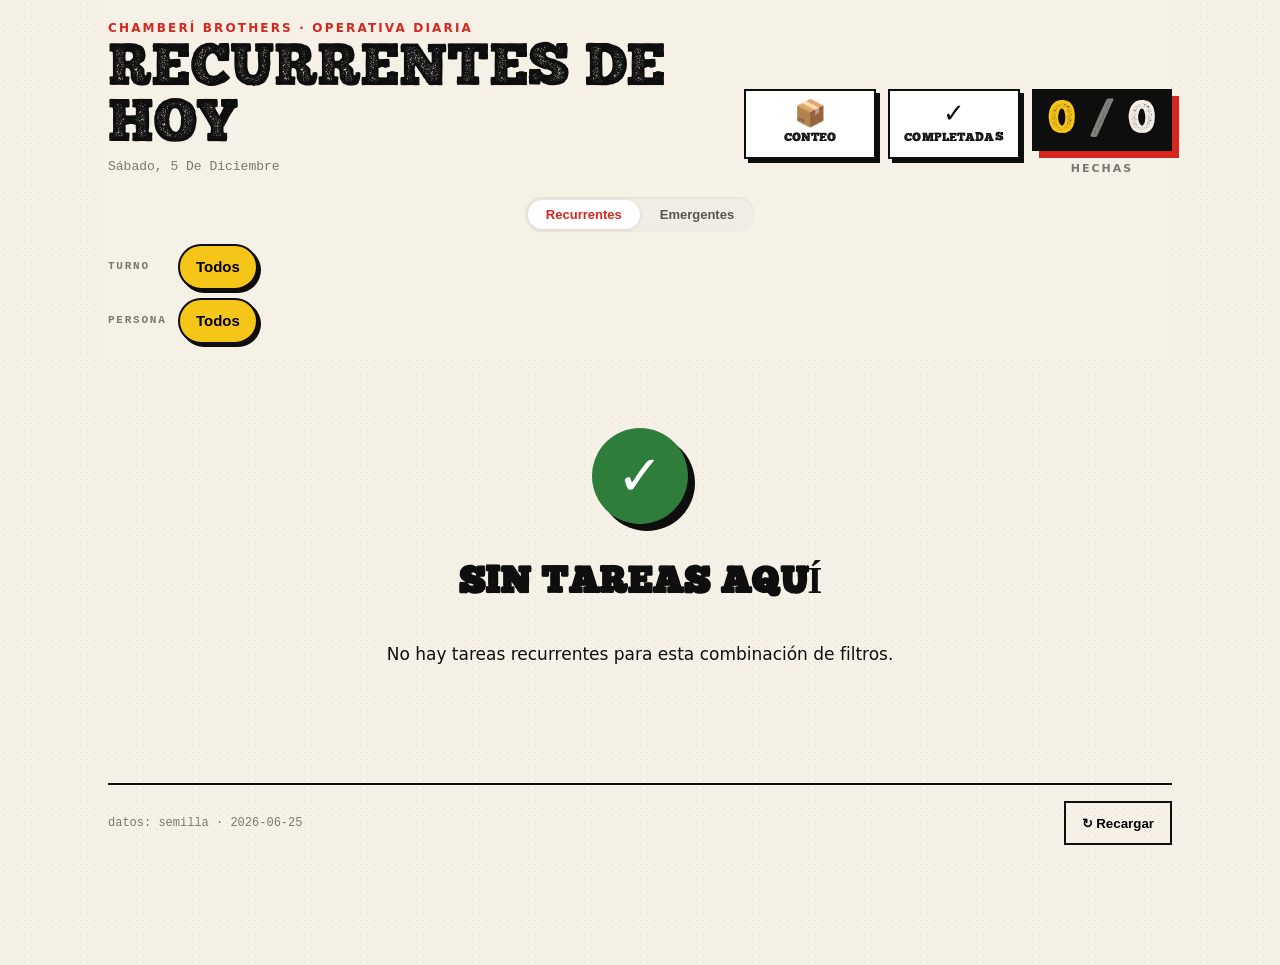
<file: index.html>
<!DOCTYPE html>
<html lang="es">
<head>
  <meta charset="UTF-8" />
  <meta name="viewport" content="width=device-width, initial-scale=1, viewport-fit=cover" />
  <meta name="theme-color" content="#D7261E" />
  <title>Tareas de Hoy · Chamberí Brothers</title>
  <link rel="icon" href="favicon.ico" sizes="any" />
  <link rel="icon" type="image/svg+xml" href="assets/icons/icon.svg" />
  <link rel="icon" type="image/png" sizes="32x32" href="assets/icons/favicon-32.png" />
  <link rel="apple-touch-icon" href="assets/icons/apple-touch-icon.png" />
  <link rel="manifest" href="manifest.webmanifest" />
  <link rel="preconnect" href="https://fonts.googleapis.com" />
  <link rel="preconnect" href="https://fonts.gstatic.com" crossorigin />
  <link rel="stylesheet" href="assets/styles.css" />
</head>
<body>
  <div class="app">
    <div class="stickyhead">
    <header class="topbar">
      <div class="topbar__brand">
        <span class="eyebrow">Chamberí Brothers · Operativa diaria</span>
        <h1 class="topbar__title">Tareas de hoy</h1>
        <span class="topbar__date" id="dateLabel">—</span>
      </div>
      <div class="topbar__right">
        <a class="viewtoggle" href="conteo/" title="Ir al conteo de stock">
          <span class="viewtoggle__icon">📦</span>
          <span class="viewtoggle__label">Conteo</span>
        </a>
        <button class="viewtoggle" id="viewToggle" type="button" aria-pressed="false" title="Ver tareas completadas hoy">
          <span class="viewtoggle__icon" id="viewToggleIcon">✓</span>
          <span class="viewtoggle__label" id="viewToggleLabel">Completadas</span>
        </button>
        <div class="topbar__score">
          <div class="score">
            <span class="score__done" id="scoreDone">0</span>
            <span class="score__sep">/</span>
            <span class="score__total" id="scoreTotal">0</span>
          </div>
          <span class="score__label">hechas</span>
        </div>
      </div>
    </header>

    <!-- Selector de tipo de tarea (slide / segmented control) -->
    <div class="source-selector">
      <div class="source-tabs" role="tablist" aria-label="Seleccionar tipo de tareas">
        <button class="source-tab active" data-source="recurrent" role="tab" aria-selected="true">Recurrentes</button>
        <button class="source-tab" data-source="emergent" role="tab" aria-selected="false">Emergentes</button>
      </div>
    </div>

    <div class="filters">
      <div class="filterrow" id="turnoBar" role="group" aria-label="Filtrar por turno"></div>
      <div class="filterrow" id="personBar" role="group" aria-label="Filtrar por persona"></div>
    </div>
    </div>

    <main class="board" id="board" aria-live="polite"></main>

    <div class="emptystate" id="emptyState" hidden>
      <div class="emptystate__mark">✓</div>
      <h2>¡Todo hecho!</h2>
      <p>No quedan tareas pendientes en esta vista. Buen trabajo.</p>
    </div>

    <footer class="footer">
      <span id="sourceLabel" class="footer__src">datos: semilla</span>
      <button class="ghostbtn" id="reloadBtn">↻ Recargar</button>
    </footer>
  </div>

  <div class="toast" id="toast" role="status" aria-live="assertive"></div>

  <script src="assets/app.js"></script>
</body>
</html>
</file>
<file: assets/styles.css>
/* =====================================================================
   TAREAS DE HOY — Chamberí Brothers
   Construido sobre el design system de Paletos Club.
   Optimizado para tablet: targets grandes, alto contraste, hard-edged.
   ===================================================================== */

@font-face {
  font-family: "Chunk Five Print";
  src: url("fonts/Chunk Five Print.ttf?v=2") format("truetype");
  font-weight: 400; font-style: normal; font-display: swap;
}
@font-face {
  font-family: "Chunk Five";
  src: url("fonts/Chunk.ttf?v=2") format("truetype");
  font-weight: 400; font-style: normal; font-display: swap;
}
/* Alfa Slab One = respaldo con acentos para la display (Chunk no trae á/é/í/ó/ú/ñ/ü) */
@import url("https://fonts.googleapis.com/css2?family=Alfa+Slab+One&family=Archivo:wght@400;500;600;700;900&family=Space+Mono:wght@400;700&display=swap");

:root {
  --pc-ink: #0E0E0E; --pc-ink-soft: #1A1A1A;
  --pc-paper: #F6F1E7; --pc-paper-pure: #FFFFFF;
  --pc-red: #D7261E; --pc-red-deep: #A81812; --pc-red-bright: #FF2E22;
  --pc-yellow: #F5C518; --pc-yellow-deep: #D9A800;
  --pc-grey-700: #423F3B; --pc-grey-500: #7A7770;
  --pc-grey-300: #C9C3B5; --pc-grey-200: #E2DCCC; --pc-grey-100: #EFEADD;
  --success: #2F7D3A;

  /* Chunk Five Print parcheada con acentos españoles (Á É Í Ó Ú Ñ Ü).
     Alfa Slab One queda como respaldo por si faltara algún glifo. */
  --font-display: "Chunk Five Print", "Alfa Slab One", "Roboto Slab", Georgia, serif;
  --font-body: "Archivo", system-ui, -apple-system, "Segoe UI", sans-serif;
  --font-mono: "Space Mono", ui-monospace, Menlo, monospace;

  --shadow-stamp: 4px 4px 0 0 var(--pc-ink);
  --shadow-stamp-lg: 7px 7px 0 0 var(--pc-ink);
  --ease-snap: cubic-bezier(.7, -0.2, .3, 1.4);
  --ease-out: cubic-bezier(.2, .8, .2, 1);

  /* responsable colors */
  --r-leon: #2F7D3A; --r-alex: #C2487E; --r-chopo: #2563B5;
  --r-manu: #C99A12; --r-equipo: #7A4E2B;
}

* { box-sizing: border-box; -webkit-tap-highlight-color: transparent; }
html, body {
  margin: 0; padding: 0;
  background: var(--pc-paper); color: var(--pc-ink);
  font-family: var(--font-body); font-size: 17px; line-height: 1.45;
  -webkit-font-smoothing: antialiased;
  /* subtle paper grain */
  background-image: radial-gradient(var(--pc-grey-200) 0.5px, transparent 0.5px);
  background-size: 7px 7px;
}
body { overscroll-behavior-y: none; }

.app { max-width: 1100px; margin: 0 auto; padding: 0 18px 120px; }

/* ---------------- TOPBAR ---------------- */
/* Cabecera fija: título + barra de vista como un único bloque opaco.
   Evita franjas transparentes y solapes al hacer scroll. */
/* padding-bottom (en vez de margin en .filters) para que --head-h lo incluya: así la
   cabecera de grupo se ancla DEBAJO de los chips, con una franja opaca que tapa las
   tarjetas al hacer scroll (sin rendijas ni solapes con las sombras de los chips). */
.stickyhead { position: sticky; top: 0; z-index: 30; background: var(--pc-paper); padding-bottom: 14px; }
.topbar {
  display: flex; align-items: flex-end; justify-content: space-between; gap: 16px;
  padding: 20px 0 16px;
}
.eyebrow {
  display: block; font-weight: 700; font-size: 12px; letter-spacing: 0.18em;
  text-transform: uppercase; color: var(--pc-red); margin-bottom: 4px;
}
.topbar__title {
  font-family: var(--font-display); font-weight: 400; line-height: 0.92;
  font-size: clamp(36px, 7vw, 60px); text-transform: uppercase;
  letter-spacing: -0.01em; margin: 0;
}
.topbar__date {
  display: block; margin-top: 6px; font-family: var(--font-mono);
  font-size: 13px; color: var(--pc-grey-500); text-transform: capitalize;
}
.topbar__score { text-align: center; flex-shrink: 0; }
.score {
  font-family: var(--font-display); font-size: clamp(30px, 6vw, 46px);
  line-height: 1; background: var(--pc-ink); color: var(--pc-paper);
  padding: 8px 16px; box-shadow: 7px 7px 0 0 var(--pc-red);
}
.score__done { color: var(--pc-yellow); }
.score__sep { opacity: 0.5; margin: 0 2px; }
.score__label {
  display: block; margin-top: 10px; font-size: 11px; font-weight: 700;
  letter-spacing: 0.18em; text-transform: uppercase; color: var(--pc-grey-500);
}

/* Botón de vista (Pendientes ⇄ Completadas), a la izquierda del marcador */
.topbar__right { display: flex; align-items: flex-start; gap: 12px; flex-shrink: 0; }
.viewtoggle {
  display: flex; flex-direction: column; align-items: center; justify-content: center; gap: 3px;
  width: 132px; min-height: 70px; line-height: 1.2; padding: 10px 12px; cursor: pointer;
  background: var(--pc-paper-pure); color: var(--pc-ink);
  border: 2px solid var(--pc-ink); border-radius: 0; box-shadow: var(--shadow-stamp);
  font-family: var(--font-display); text-transform: uppercase;
  transition: transform 90ms var(--ease-out), box-shadow 90ms var(--ease-out), background 120ms;
}
.viewtoggle__icon { font-size: 26px; line-height: 1; }
.viewtoggle__label { font-size: 12px; letter-spacing: 0.01em; }
a.viewtoggle { text-decoration: none; color: inherit; }
a.viewtoggle { text-decoration: none; color: inherit; }
.viewtoggle:hover { background: var(--pc-yellow); }
.viewtoggle:active { transform: translate(3px, 3px); box-shadow: none; }
.viewtoggle.is-active {
  background: var(--pc-ink); color: var(--pc-paper);
  box-shadow: 4px 4px 0 0 var(--pc-red);
}

/* ---------------- FILTER BARS (turno × persona, apilables) ---------------- */
.filters { display: flex; flex-direction: column; gap: 8px; margin: 2px 0 0; }
.filterrow { display: flex; flex-wrap: wrap; gap: 8px; align-items: center; }
.filterrow__label {
  font-family: var(--font-mono); font-weight: 700; font-size: 11px;
  letter-spacing: 0.16em; text-transform: uppercase; color: var(--pc-grey-500);
  width: 62px; flex-shrink: 0;
}
.chip {
  min-height: 46px; padding: 0 16px; font-weight: 700; font-size: 15px;
  background: var(--pc-paper-pure); border: 2px solid var(--pc-ink); cursor: pointer;
  display: inline-flex; align-items: center; gap: 8px; border-radius: 999px;
  transition: transform 90ms var(--ease-out), box-shadow 90ms var(--ease-out), background 120ms;
}
.chip.is-active {
  background: var(--pc-yellow);
  box-shadow: 3px 3px 0 0 var(--pc-ink);
}
.chip__dot { width: 12px; height: 12px; border-radius: 50%; background: var(--pc-grey-500); }
.chip:active { transform: translate(1px, 1px); box-shadow: none; }

/* ---------------- BOARD / GROUPS ---------------- */
.board { display: flex; flex-direction: column; gap: 26px; }
/* El borde superior vive en .group__head (no en .group) para que la línea de arriba
   se quede nítida cuando la cabecera del grupo se ancla al hacer scroll. Se ancla 1px
   bajo la cabecera fija para que no asome una rendija del contenido por encima. */
.group { border: 2px solid var(--pc-ink); border-top: 0; background: var(--pc-paper-pure); box-shadow: var(--shadow-stamp); }
.group__head {
  display: flex; align-items: center; justify-content: space-between; gap: 12px;
  padding: 14px 18px; border-top: 2px solid var(--pc-ink); border-bottom: 2px solid var(--pc-ink);
  background: #fff; position: sticky; top: var(--head-h, 188px); z-index: 10;
}
.group__title {
  font-family: var(--font-display); font-size: 24px; text-transform: uppercase;
  letter-spacing: 0; display: flex; align-items: center; gap: 10px;
}
.group__title .group__dot { width: 16px; height: 16px; border-radius: 50%; }
.group__count {
  font-family: var(--font-mono); font-weight: 700; font-size: 14px;
  background: var(--pc-ink); color: var(--pc-paper); padding: 4px 10px;
}
.group__count.is-clear { background: var(--success); }
.group__list { display: flex; flex-direction: column; }

/* ---------------- TASK CARD ---------------- */
.task {
  display: flex; align-items: stretch; gap: 14px; padding: 14px 16px;
  border-bottom: 1px solid var(--pc-grey-200);
  transition: opacity 320ms var(--ease-out), transform 320ms var(--ease-snap), background 120ms;
}
.task:last-child { border-bottom: 0; }
.task__main { flex: 1; min-width: 0; }
.task__name {
  font-weight: 700; font-size: 19px; line-height: 1.2; margin: 0 0 8px;
  word-break: break-word;
}
.task__meta { display: flex; flex-wrap: wrap; gap: 6px; align-items: center; }
.tag {
  font-size: 12px; font-weight: 700; letter-spacing: 0.02em; text-transform: uppercase;
  padding: 3px 9px; border: 1.5px solid var(--pc-ink); border-radius: 999px;
  display: inline-flex; align-items: center; gap: 5px; background: var(--pc-paper);
}
.tag--turno { background: var(--pc-grey-100); }
.tag--mins { background: var(--pc-paper-pure); font-family: var(--font-mono); }
.tag--prio-core { background: var(--pc-red); color: var(--pc-paper); border-color: var(--pc-red-deep); }
.tag--prio-alta { background: var(--pc-yellow); }
.tag--prio-media { background: var(--pc-paper-pure); }
.tag--prio-baja { background: var(--pc-paper-pure); color: var(--pc-grey-500); }

.tag--emergent {
  background: #fef3c7;
  border-color: #f59e0b;
  color: #92400e;
  font-weight: 600;
}

/* CHECK button — the hero touch target */
.checkbtn {
  flex-shrink: 0; width: 92px; min-height: 76px; cursor: pointer;
  border: 2px solid var(--pc-ink); background: var(--pc-paper-pure);
  font-family: var(--font-display); font-size: 14px; text-transform: uppercase;
  display: flex; flex-direction: column; align-items: center; justify-content: center; gap: 2px;
  box-shadow: var(--shadow-stamp); transition: transform 90ms var(--ease-out), box-shadow 90ms, background 120ms;
  border-radius: 0;
}
.checkbtn__icon { font-size: 30px; line-height: 1; }
.checkbtn:hover { background: var(--pc-yellow); }
.checkbtn:active { transform: translate(4px, 4px); box-shadow: none; background: var(--pc-yellow); }

/* states */
.task.is-checking { background: #eafbe9; }
.task.is-checking .checkbtn { background: var(--success); color: var(--pc-paper); border-color: var(--pc-ink); transform: translate(4px,4px); box-shadow: none; }
.task.is-done { opacity: 0; transform: translateX(40px); height: 0; padding: 0 16px; overflow: hidden; border: 0; }

/* COMPLETADAS — tarjeta de solo lectura, con sello verde en vez de botón Check */
.task--done { background: rgba(47, 125, 58, 0.05); }
.task--done .task__name { color: var(--pc-grey-700); }
.donebadge {
  flex-shrink: 0; width: 92px; min-height: 76px;
  border: 2px solid var(--success); background: #eafbe9; color: var(--success);
  font-family: var(--font-display); font-size: 14px; text-transform: uppercase;
  display: flex; flex-direction: column; align-items: center; justify-content: center; gap: 2px;
  border-radius: 0;
}
.donebadge__icon { font-size: 30px; line-height: 1; }

/* ---------------- EMPTY / FOOTER / TOAST ---------------- */
.emptystate { text-align: center; padding: 70px 20px; }
.emptystate__mark {
  width: 96px; height: 96px; margin: 0 auto 18px; border-radius: 50%;
  background: var(--success); color: #fff; font-size: 56px;
  display: flex; align-items: center; justify-content: center; box-shadow: var(--shadow-stamp-lg);
}
.emptystate h2 { font-family: var(--font-display); font-size: 38px; text-transform: uppercase; }

.footer {
  display: flex; align-items: center; justify-content: space-between;
  margin-top: 30px; padding-top: 16px; border-top: 2px solid var(--pc-ink);
}
.footer__src { font-family: var(--font-mono); font-size: 12px; color: var(--pc-grey-500); }
.ghostbtn {
  min-height: 44px; padding: 0 16px; font-weight: 700; cursor: pointer;
  background: transparent; border: 2px solid var(--pc-ink); border-radius: 0;
}
.ghostbtn:active { transform: translate(1px,1px); }

.toast {
  position: fixed; left: 50%; bottom: 24px; transform: translateX(-50%) translateY(140%);
  background: var(--pc-ink); color: var(--pc-paper); font-weight: 700;
  padding: 14px 22px; box-shadow: var(--shadow-stamp); z-index: 100;
  transition: transform 280ms var(--ease-snap), opacity 200ms; max-width: 90vw; text-align: center;
  opacity: 0; visibility: hidden; pointer-events: none;
}
.toast.is-show { transform: translateX(-50%) translateY(0); opacity: 1; visibility: visible; pointer-events: auto; }
.toast.is-error { background: var(--pc-red); }

.loading { text-align: center; padding: 60px 20px; color: var(--pc-grey-500); font-family: var(--font-mono); }

@media (max-width: 560px) {
  .topbar { flex-direction: row; align-items: flex-start; }
  .checkbtn, .donebadge { width: 78px; min-height: 70px; }
  .task__name { font-size: 17px; }
  .viewtoggle { width: 108px; min-height: 62px; padding: 8px 8px; }
  .viewtoggle__icon { font-size: 22px; }
  .viewtoggle__label { font-size: 11px; }
}
@media (prefers-reduced-motion: reduce) { * { transition: none !important; } }

/* === Source selector (Recurrentes / Emergentes) - slide segmented control === */
.source-selector {
  display: flex;
  justify-content: center;
  padding: 4px 16px 10px;
}

.source-tabs {
  display: inline-flex;
  background: #f1ede5;
  border-radius: 999px;
  padding: 3px;
  box-shadow: inset 0 1px 3px rgba(0, 0, 0, 0.06);
  gap: 2px;
}

.source-tab {
  padding: 7px 18px;
  font-size: 13px;
  font-weight: 700;
  border: none;
  background: transparent;
  border-radius: 999px;
  cursor: pointer;
  color: #555;
  transition: all 0.18s cubic-bezier(0.2, 0.8, 0.2, 1);
  min-width: 110px;
}

.source-tab.active {
  background: white;
  color: #D7261E;
  box-shadow: 0 1px 4px rgba(0, 0, 0, 0.12);
  font-weight: 800;
}

.source-tab:not(.active):hover {
  background: rgba(255,255,255,0.6);
}
</file>
